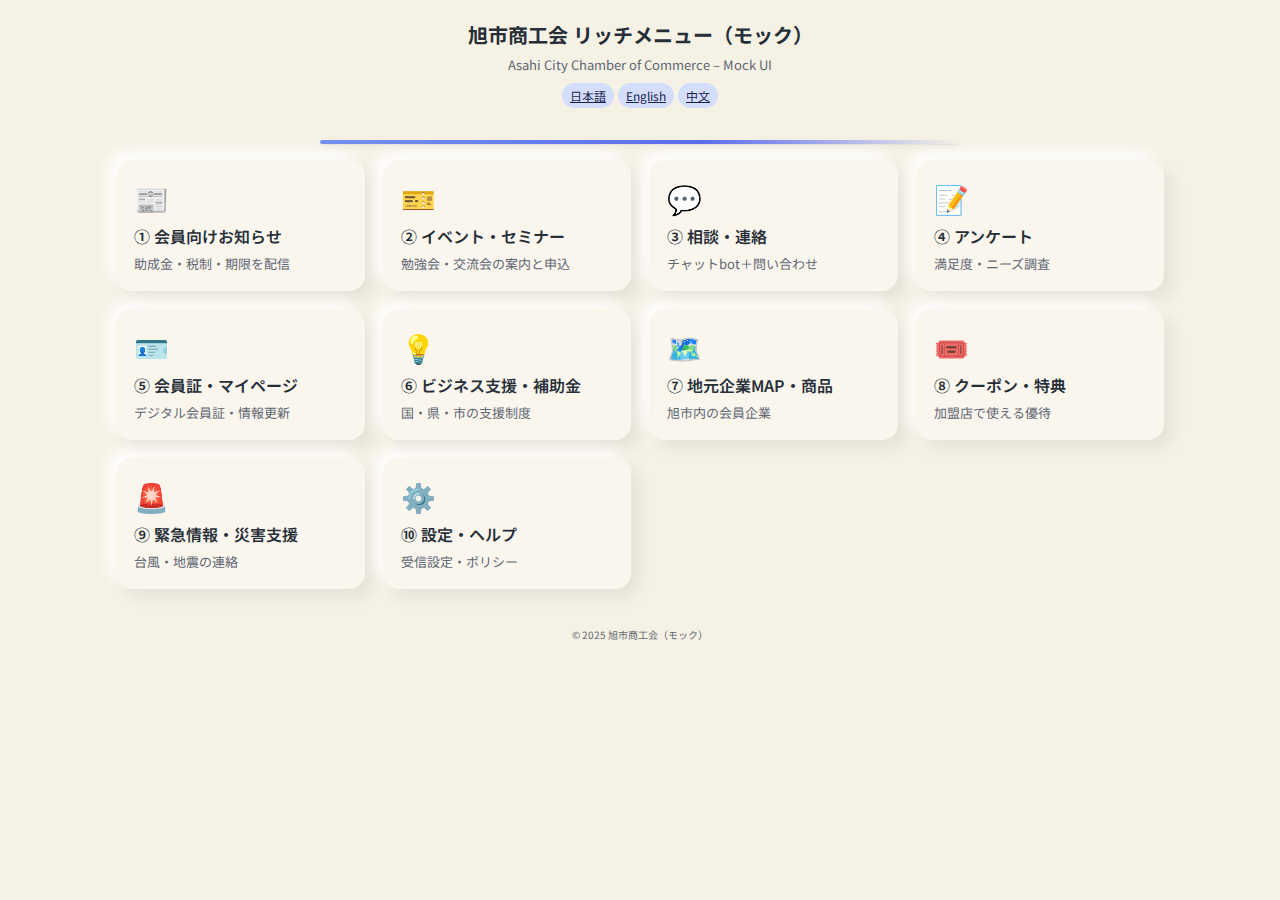
<file: index.html>
<!doctype html>
<html lang="ja">
  <head>
    <meta charset="utf-8" />
    <meta name="viewport" content="width=device-width, initial-scale=1" />
    <title data-i18n="site.title">旭市商工会 リッチメニュー（モック）</title>
    <meta name="description" content="旭市商工会 LINE公式アカウント向けリッチメニューのモックサイト" />
    <link rel="preconnect" href="https://fonts.googleapis.com">
    <link rel="preconnect" href="https://fonts.gstatic.com" crossorigin>
    <link href="https://fonts.googleapis.com/css2?family=Noto+Sans+JP:wght@400;600&display=swap" rel="stylesheet">
    <link rel="stylesheet" href="assets/css/style.css" />
  </head>
  <body>
    <header class="site-header">
      <h1 data-i18n="site.title">旭市商工会 リッチメニュー（モック）</h1>
      <p class="sub" data-i18n="site.subtitle">Asahi City Chamber of Commerce – Mock UI</p>
      <p class="muted" style="margin-top:8px;">
        <a href="#" class="tag" data-lang="ja">日本語</a>
        <a href="#" class="tag" data-lang="en">English</a>
        <a href="#" class="tag" data-lang="zh">中文</a>
      </p>
    </header>

    <main class="container">
      <section class="menu-grid" aria-label="Rich menu">
        <a class="menu-card" href="pages/news.html">
          <span class="emoji" aria-hidden>📰</span>
          <span class="title" data-i18n="menu.news.title">① 会員向けお知らせ</span>
          <span class="desc" data-i18n="menu.news.desc">助成金・税制・期限を配信</span>
        </a>
        <a class="menu-card" href="pages/events.html">
          <span class="emoji" aria-hidden>🎫</span>
          <span class="title" data-i18n="menu.events.title">② イベント・セミナー</span>
          <span class="desc" data-i18n="menu.events.desc">勉強会・交流会の案内と申込</span>
        </a>
        <a class="menu-card" href="pages/chat.html">
          <span class="emoji" aria-hidden>💬</span>
          <span class="title" data-i18n="menu.chat.title">③ 相談・連絡</span>
          <span class="desc" data-i18n="menu.chat.desc">チャットbot＋問い合わせ</span>
        </a>
        <a class="menu-card" href="pages/survey.html">
          <span class="emoji" aria-hidden>📝</span>
          <span class="title" data-i18n="menu.survey.title">④ アンケート</span>
          <span class="desc" data-i18n="menu.survey.desc">満足度・ニーズ調査</span>
        </a>
        <a class="menu-card" href="pages/mypage.html">
          <span class="emoji" aria-hidden>🪪</span>
          <span class="title" data-i18n="menu.mypage.title">⑤ 会員証・マイページ</span>
          <span class="desc" data-i18n="menu.mypage.desc">デジタル会員証・情報更新</span>
        </a>
        <a class="menu-card" href="pages/grants.html">
          <span class="emoji" aria-hidden>💡</span>
          <span class="title" data-i18n="menu.grants.title">⑥ ビジネス支援・補助金</span>
          <span class="desc" data-i18n="menu.grants.desc">国・県・市の支援制度</span>
        </a>
        <a class="menu-card" href="pages/map.html">
          <span class="emoji" aria-hidden>🗺️</span>
          <span class="title" data-i18n="menu.map.title">⑦ 地元企業MAP・商品</span>
          <span class="desc" data-i18n="menu.map.desc">旭市内の会員企業</span>
        </a>
        <a class="menu-card" href="pages/coupons.html">
          <span class="emoji" aria-hidden>🎟️</span>
          <span class="title" data-i18n="menu.coupons.title">⑧ クーポン・特典</span>
          <span class="desc" data-i18n="menu.coupons.desc">加盟店で使える優待</span>
        </a>
        <a class="menu-card" href="pages/emergency.html">
          <span class="emoji" aria-hidden>🚨</span>
          <span class="title" data-i18n="menu.emergency.title">⑨ 緊急情報・災害支援</span>
          <span class="desc" data-i18n="menu.emergency.desc">台風・地震の連絡</span>
        </a>
        <a class="menu-card" href="pages/settings.html">
          <span class="emoji" aria-hidden>⚙️</span>
          <span class="title" data-i18n="menu.settings.title">⑩ 設定・ヘルプ</span>
          <span class="desc" data-i18n="menu.settings.desc">受信設定・ポリシー</span>
        </a>
      </section>
    </main>

    <footer class="site-footer">
      <small>© 2025 旭市商工会（モック）</small>
    </footer>

    <script src="assets/js/i18n.js"></script>
    <script src="assets/js/main.js"></script>
  </body>
  </html>
</file>
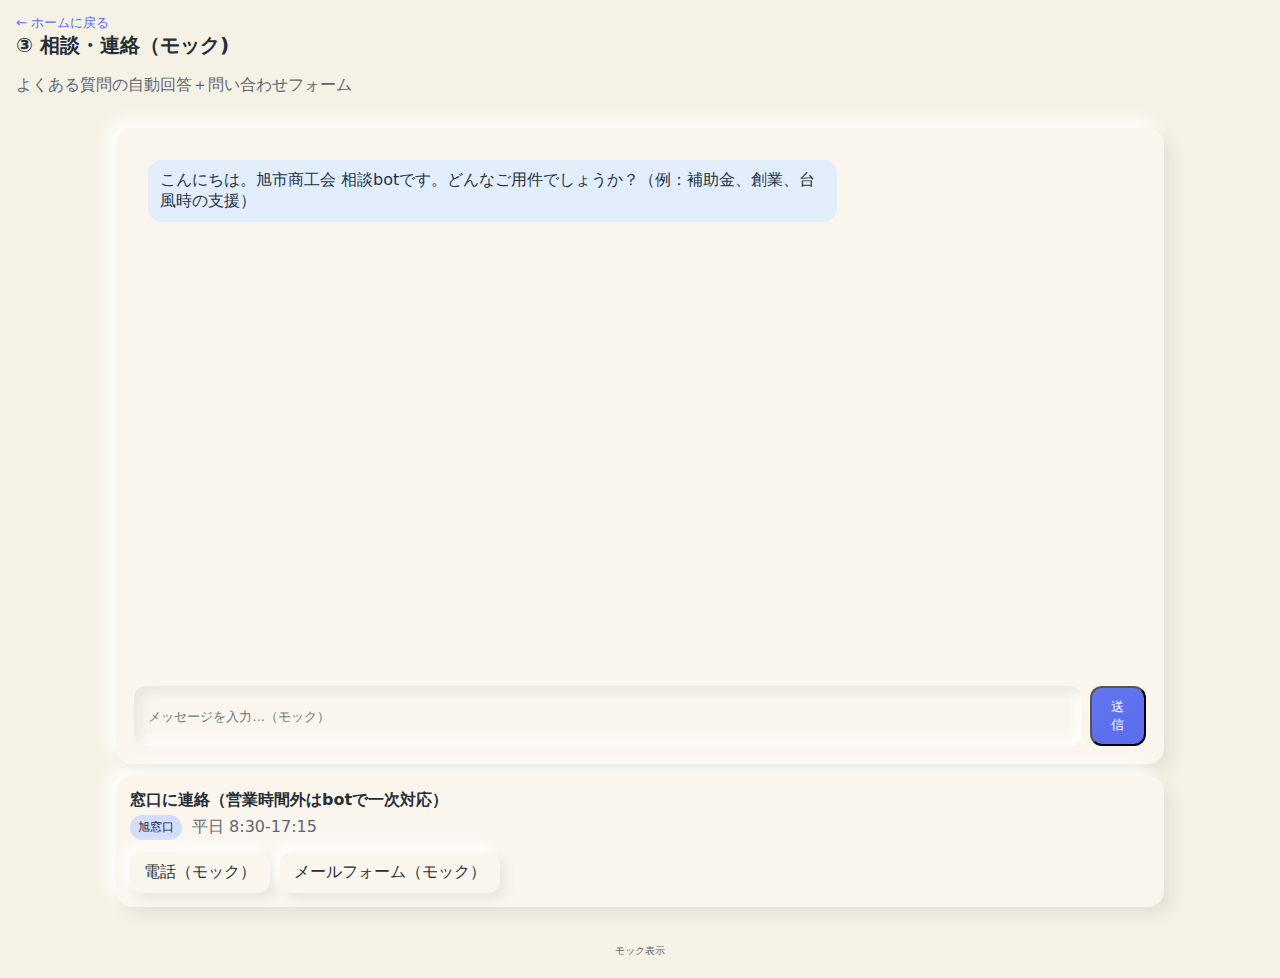
<file: pages/chat.html>
<!doctype html>
<html lang="ja">
  <head>
    <meta charset="utf-8" />
    <meta name="viewport" content="width=device-width, initial-scale=1" />
    <title data-i18n="pages.chat.h2">③ 相談・連絡（モック）</title>
    <link rel="stylesheet" href="../assets/css/style.css" />
    <style>
      .chatbox { display:grid; gap:10px; height:60vh; padding:14px; overflow:auto; }
      .bubble { max-width:70%; padding:10px 12px; border-radius:14px; }
      .bot { background:#e3eefc; color:#234; align-self:start; }
      .me { background:#dff6e5; color:#234; align-self:end; }
      .composer { display:flex; gap:8px; }
    </style>
  </head>
  <body>
    <div class="page-header">
      <a class="back" href="../index.html" data-i18n="common.back">← ホームに戻る</a>
      <h2 data-i18n="pages.chat.h2">③ 相談・連絡（モック）</h2>
      <p class="muted" data-i18n="pages.chat.sub">よくある質問の自動回答＋問い合わせフォーム</p>
    </div>

    <main class="container stack">
      <section class="neumorph pad">
        <div class="chatbox" id="chat">
          <div class="bubble bot">こんにちは。旭市商工会 相談botです。どんなご用件でしょうか？（例：補助金、創業、台風時の支援）</div>
        </div>
        <form class="composer" id="composer">
          <input id="msg" placeholder="メッセージを入力…（モック）" />
          <button class="btn primary" type="submit">送信</button>
        </form>
      </section>

      <section class="card">
        <h3>窓口に連絡（営業時間外はbotで一次対応）</h3>
        <div class="stack">
          <div class="row">
            <span class="tag">旭窓口</span><span class="muted">平日 8:30-17:15</span>
          </div>
          <div class="row">
            <a class="btn" href="#">電話（モック）</a>
            <a class="btn" href="#">メールフォーム（モック）</a>
          </div>
        </div>
      </section>
    </main>

    <script src="../assets/js/i18n.js"></script>
    <script>
      const chat = document.getElementById('chat');
      const form = document.getElementById('composer');
      const input = document.getElementById('msg');
      const replies = [
        ['補助金','旭市や千葉県、国の支援制度はこちら（モック）→ ビジネス支援・補助金 をご覧ください。'],
        ['創業','創業計画のテンプレートや専門家相談の予約が可能です（モック）。イベント・セミナーもご確認ください。'],
        ['台風','避難所情報・災害支援は 緊急情報・災害支援 をご覧ください。被災事業者向けの制度もまとめています。']
      ];
      form.addEventListener('submit', (e) => {
        e.preventDefault();
        const text = input.value.trim();
        if(!text) return;
        chat.insertAdjacentHTML('beforeend', `<div class=\"bubble me\">${text}</div>`);
        input.value='';
        setTimeout(()=>{
          const lower = text.toLowerCase();
          const hit = replies.find(([k])=> lower.includes(k.toLowerCase()));
          const msg = hit ? hit[1] : '担当におつなぎします（モック）。返信まで少々お待ちください。';
          chat.insertAdjacentHTML('beforeend', `<div class=\"bubble bot\">${msg}</div>`);
          chat.scrollTop = chat.scrollHeight;
        }, 400);
        chat.scrollTop = chat.scrollHeight;
      });
    </script>
    <footer class="site-footer"><small data-i18n="common.mock">モック表示</small></footer>
  </body>
  </html>
</file>
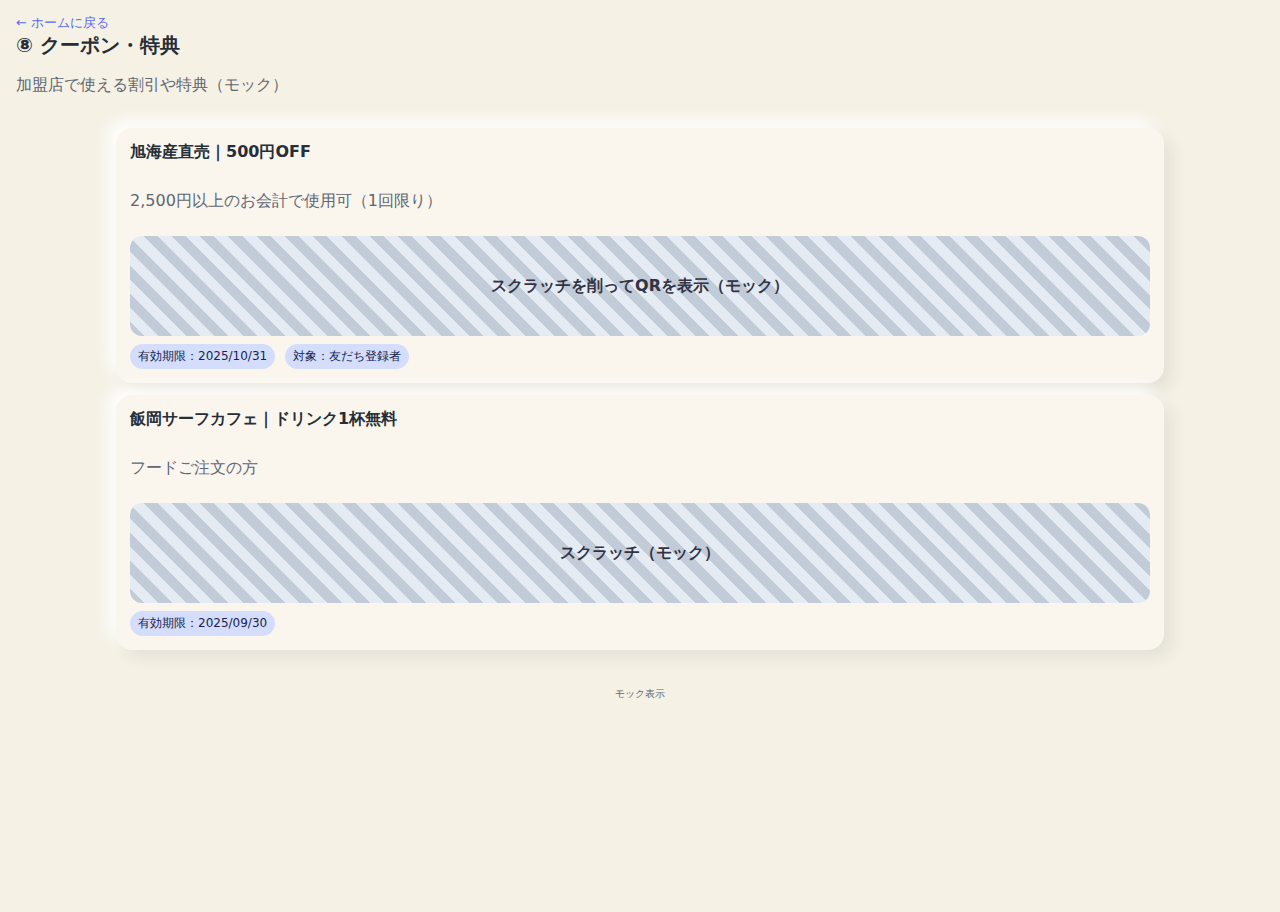
<file: pages/coupons.html>
<!doctype html>
<html lang="ja">
  <head>
    <meta charset="utf-8" />
    <meta name="viewport" content="width=device-width, initial-scale=1" />
    <title data-i18n="pages.coupons.h2">⑧ クーポン・特典</title>
    <link rel="stylesheet" href="../assets/css/style.css" />
    <style>
      .coupon { display:grid; gap:8px; }
      .scratch { height: 100px; border-radius:12px; background: repeating-linear-gradient(45deg,#c2ccd8 0 10px,#e5ebf3 10px 20px); display:flex; align-items:center; justify-content:center; color:#334; font-weight:600; }
    </style>
  </head>
  <body>
    <div class="page-header">
      <a class="back" href="../index.html" data-i18n="common.back">← ホームに戻る</a>
      <h2 data-i18n="pages.coupons.h2">⑧ クーポン・特典</h2>
      <p class="muted" data-i18n="pages.coupons.sub">加盟店で使える割引や特典（モック）</p>
    </div>

    <main class="container card-list">
      <article class="card coupon">
        <h3>旭海産直売｜500円OFF</h3>
        <p class="muted">2,500円以上のお会計で使用可（1回限り）</p>
        <div class="scratch">スクラッチを削ってQRを表示（モック）</div>
        <div class="row"><span class="tag">有効期限：2025/10/31</span><span class="tag">対象：友だち登録者</span></div>
      </article>

      <article class="card coupon">
        <h3>飯岡サーフカフェ｜ドリンク1杯無料</h3>
        <p class="muted">フードご注文の方</p>
        <div class="scratch">スクラッチ（モック）</div>
        <div class="row"><span class="tag">有効期限：2025/09/30</span></div>
      </article>
    </main>
    <footer class="site-footer"><small data-i18n="common.mock">モック表示</small></footer>
    <script src="../assets/js/i18n.js"></script>
    <script src="../assets/js/main.js"></script>
  </body>
  </html>
</file>
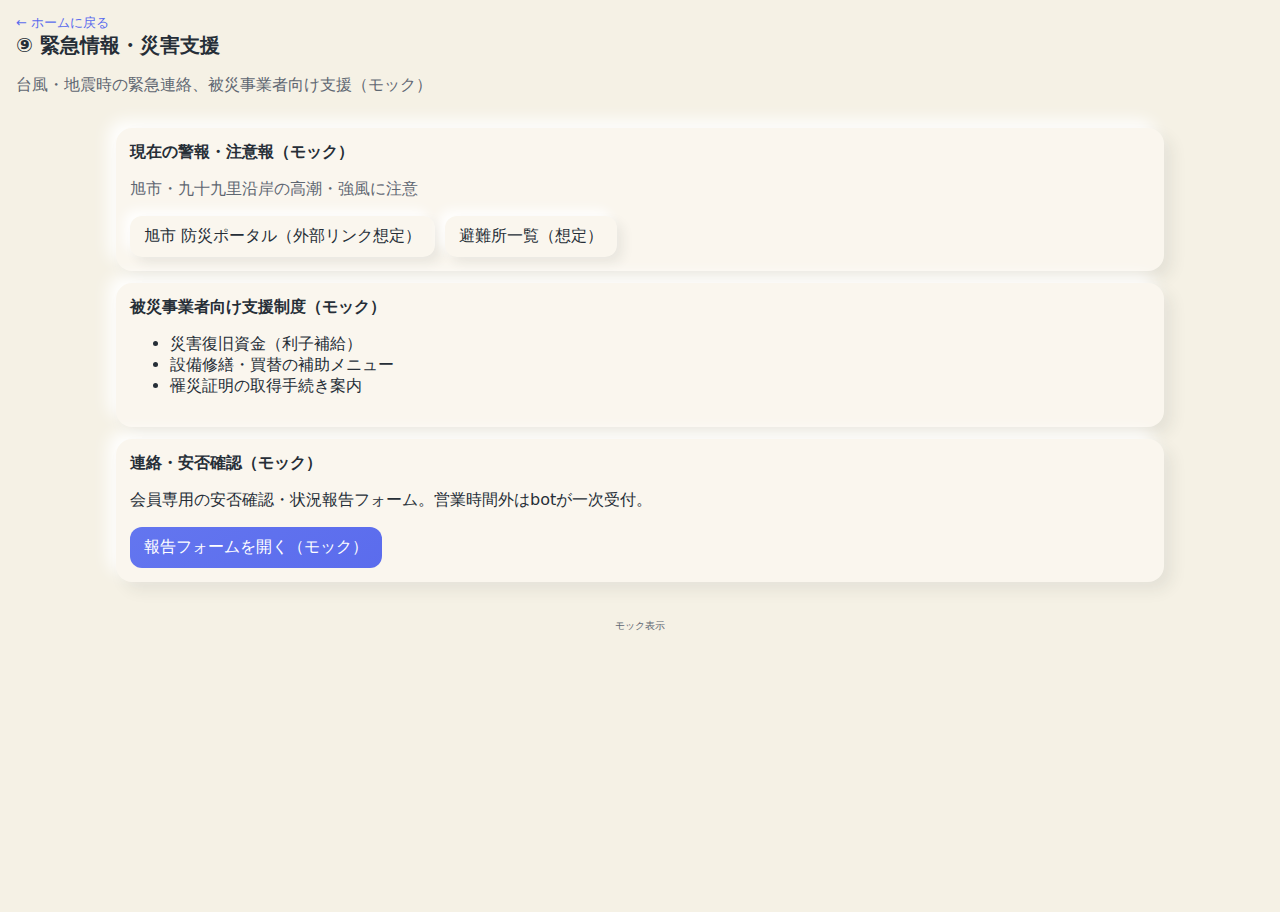
<file: pages/emergency.html>
<!doctype html>
<html lang="ja">
  <head>
    <meta charset="utf-8" />
    <meta name="viewport" content="width=device-width, initial-scale=1" />
    <title data-i18n="pages.emergency.h2">⑨ 緊急情報・災害支援</title>
    <link rel="stylesheet" href="../assets/css/style.css" />
  </head>
  <body>
    <div class="page-header">
      <a class="back" href="../index.html" data-i18n="common.back">← ホームに戻る</a>
      <h2 data-i18n="pages.emergency.h2">⑨ 緊急情報・災害支援</h2>
      <p class="muted" data-i18n="pages.emergency.sub">台風・地震時の緊急連絡、被災事業者向け支援（モック）</p>
    </div>

    <main class="container stack">
      <section class="card">
        <h3>現在の警報・注意報（モック）</h3>
        <p class="muted">旭市・九十九里沿岸の高潮・強風に注意</p>
        <div class="row">
          <a class="btn" href="#">旭市 防災ポータル（外部リンク想定）</a>
          <a class="btn" href="#">避難所一覧（想定）</a>
        </div>
      </section>

      <section class="card">
        <h3>被災事業者向け支援制度（モック）</h3>
        <ul>
          <li>災害復旧資金（利子補給）</li>
          <li>設備修繕・買替の補助メニュー</li>
          <li>罹災証明の取得手続き案内</li>
        </ul>
      </section>

      <section class="card">
        <h3>連絡・安否確認（モック）</h3>
        <p>会員専用の安否確認・状況報告フォーム。営業時間外はbotが一次受付。</p>
        <a class="btn primary" href="#">報告フォームを開く（モック）</a>
      </section>
    </main>

    <footer class="site-footer"><small data-i18n="common.mock">モック表示</small></footer>
    <script src="../assets/js/i18n.js"></script>
    <script src="../assets/js/main.js"></script>
  </body>
  </html>
</file>
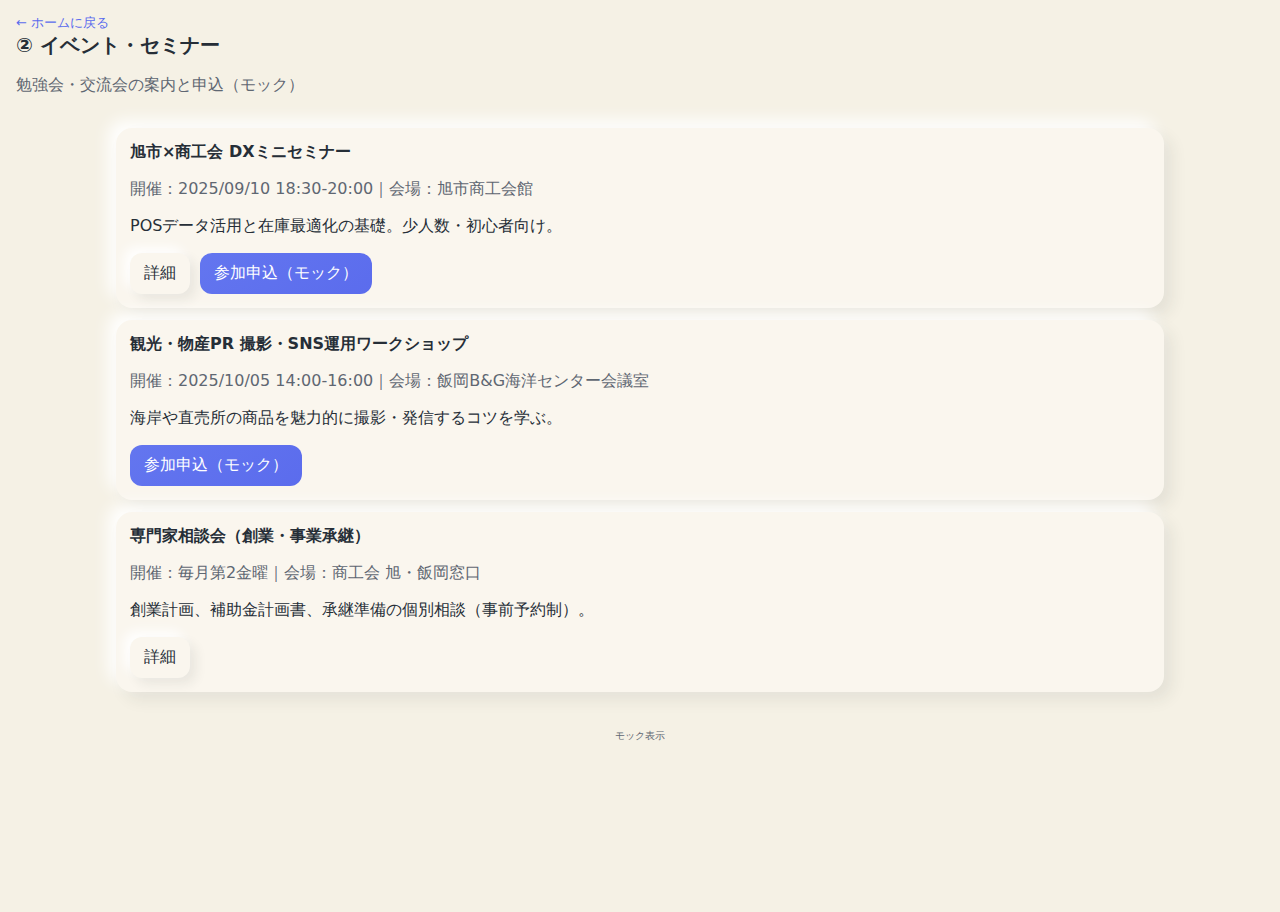
<file: pages/events.html>
<!doctype html>
<html lang="ja">
  <head>
    <meta charset="utf-8" />
    <meta name="viewport" content="width=device-width, initial-scale=1" />
    <title data-i18n="pages.events.h2">② イベント・セミナー</title>
    <link rel="stylesheet" href="../assets/css/style.css" />
  </head>
  <body>
    <div class="page-header">
      <a class="back" href="../index.html" data-i18n="common.back">← ホームに戻る</a>
      <h2 data-i18n="pages.events.h2">② イベント・セミナー</h2>
      <p class="muted" data-i18n="pages.events.sub">勉強会・交流会の案内と申込（モック）</p>
    </div>

    <main class="container stack">
      <section class="card-list" id="events-list"></section>
    </main>
    <footer class="site-footer"><small data-i18n="common.mock">モック表示</small></footer>
    <script src="../assets/js/i18n.js"></script>
    <script>
      async function loadEvents(){
        const res = await fetch('../assets/data/events.json', { cache: 'no-cache' });
        const events = await res.json();
        const list = document.getElementById('events-list');
        list.innerHTML = '';
        events.forEach(ev => {
          const el = document.createElement('article');
          el.className = 'card';
          el.innerHTML = `
            <h3>${ev.title}</h3>
            <p class="muted">開催：${ev.datetime}｜会場：${ev.venue}</p>
            <p>${ev.summary || ''}</p>
            <div class="row">
              ${ev.detail ? `<a class=\"btn\" href=\"${ev.detail}\" target=\"_blank\">詳細</a>` : ''}
              ${ev.apply ? `<a class=\"btn primary\" href=\"${ev.apply}\" target=\"_blank\">参加申込（モック）</a>` : ''}
            </div>`;
          list.appendChild(el);
        });
      }
      document.addEventListener('DOMContentLoaded', loadEvents);
    </script>
    <script src="../assets/js/main.js"></script>
  </body>
  </html>
</file>
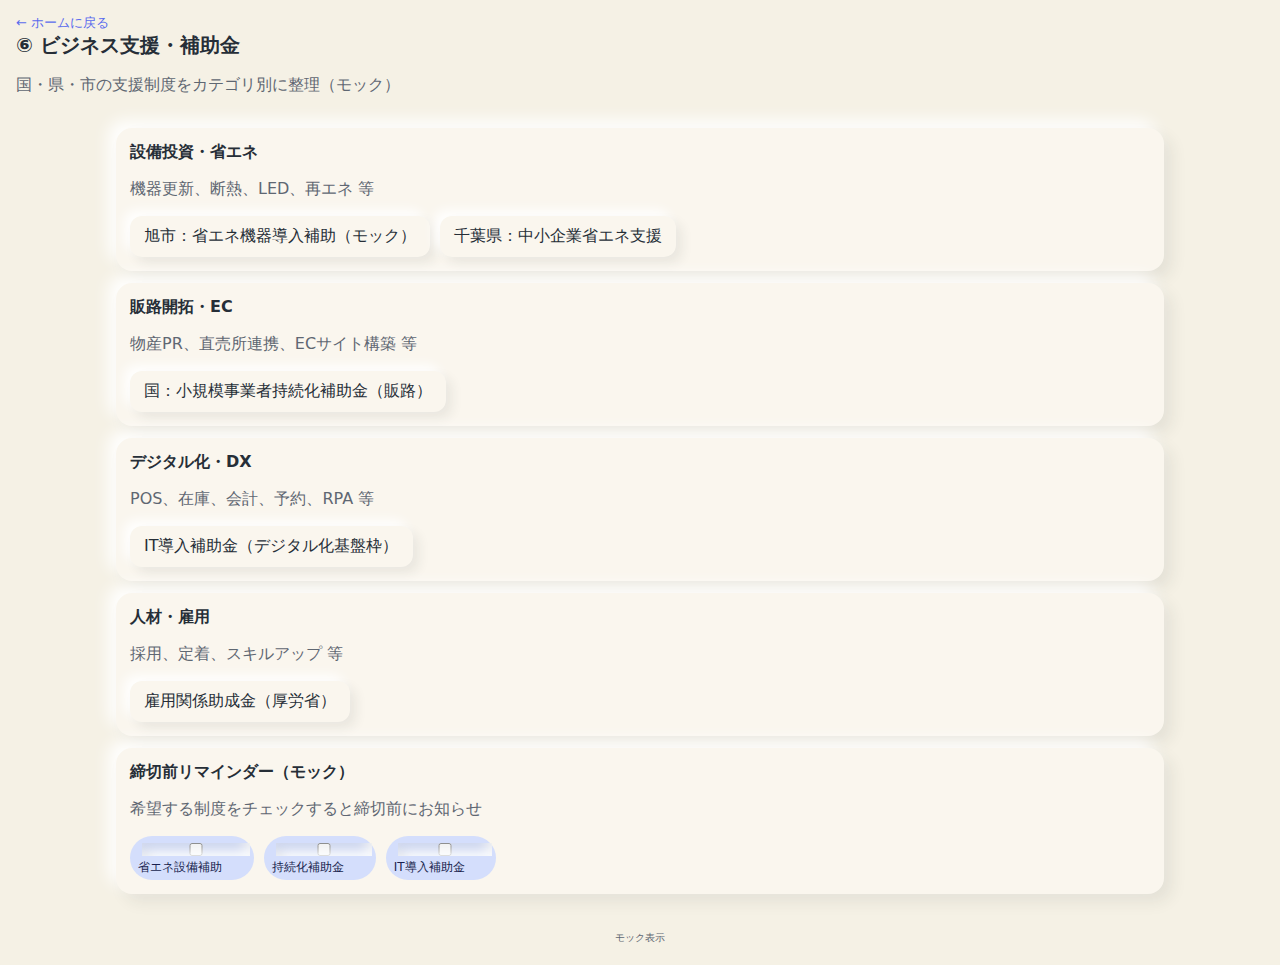
<file: pages/grants.html>
<!doctype html>
<html lang="ja">
  <head>
    <meta charset="utf-8" />
    <meta name="viewport" content="width=device-width, initial-scale=1" />
    <title data-i18n="pages.grants.h2">⑥ ビジネス支援・補助金</title>
    <link rel="stylesheet" href="../assets/css/style.css" />
  </head>
  <body>
    <div class="page-header">
      <a class="back" href="../index.html" data-i18n="common.back">← ホームに戻る</a>
      <h2 data-i18n="pages.grants.h2">⑥ ビジネス支援・補助金</h2>
      <p class="muted" data-i18n="pages.grants.sub">国・県・市の支援制度をカテゴリ別に整理（モック）</p>
    </div>

    <main class="container stack">
      <section class="card-list">
        <article class="card">
          <h3>設備投資・省エネ</h3>
          <p class="muted">機器更新、断熱、LED、再エネ 等</p>
          <div class="row">
            <a class="btn" href="#">旭市：省エネ機器導入補助（モック）</a>
            <a class="btn" href="#">千葉県：中小企業省エネ支援</a>
          </div>
        </article>
        <article class="card">
          <h3>販路開拓・EC</h3>
          <p class="muted">物産PR、直売所連携、ECサイト構築 等</p>
          <a class="btn" href="#">国：小規模事業者持続化補助金（販路）</a>
        </article>
        <article class="card">
          <h3>デジタル化・DX</h3>
          <p class="muted">POS、在庫、会計、予約、RPA 等</p>
          <a class="btn" href="#">IT導入補助金（デジタル化基盤枠）</a>
        </article>
        <article class="card">
          <h3>人材・雇用</h3>
          <p class="muted">採用、定着、スキルアップ 等</p>
          <a class="btn" href="#">雇用関係助成金（厚労省）</a>
        </article>
      </section>

      <section class="card">
        <h3>締切前リマインダー（モック）</h3>
        <p class="muted">希望する制度をチェックすると締切前にお知らせ</p>
        <div class="row">
          <label class="tag"><input type="checkbox"> 省エネ設備補助</label>
          <label class="tag"><input type="checkbox"> 持続化補助金</label>
          <label class="tag"><input type="checkbox"> IT導入補助金</label>
        </div>
      </section>
    </main>
    <footer class="site-footer"><small data-i18n="common.mock">モック表示</small></footer>
    <script src="../assets/js/i18n.js"></script>
    <script src="../assets/js/main.js"></script>
  </body>
  </html>
</file>
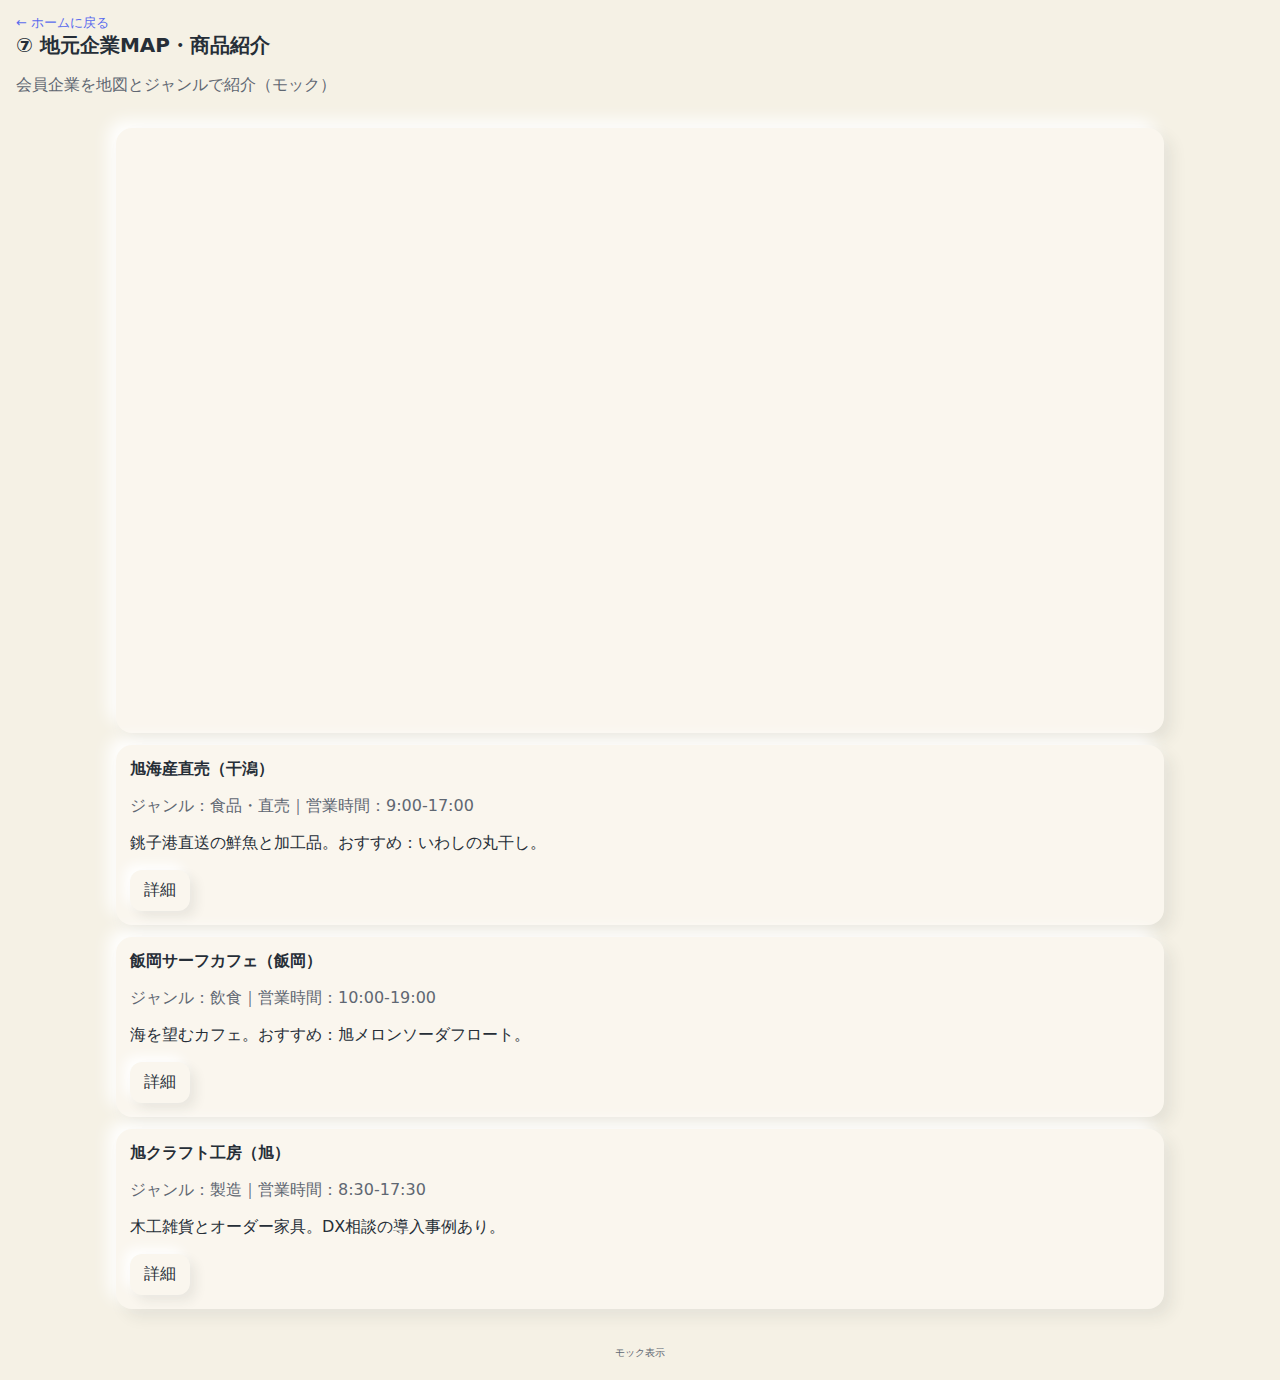
<file: pages/map.html>
<!doctype html>
<html lang="ja">
  <head>
    <meta charset="utf-8" />
    <meta name="viewport" content="width=device-width, initial-scale=1" />
    <title data-i18n="pages.map.h2">⑦ 地元企業MAP・商品紹介</title>
    <link rel="stylesheet" href="../assets/css/style.css" />
  </head>
  <body>
    <div class="page-header">
      <a class="back" href="../index.html" data-i18n="common.back">← ホームに戻る</a>
      <h2 data-i18n="pages.map.h2">⑦ 地元企業MAP・商品紹介</h2>
      <p class="muted" data-i18n="pages.map.sub">会員企業を地図とジャンルで紹介（モック）</p>
    </div>

    <main class="container stack">
      <section class="neumorph pad">
        <div class="embed">
          <!-- OSM embed around Asahi City (rough center) -->
          <iframe title="旭市マップ" src="https://www.openstreetmap.org/export/embed.html?bbox=140.56%2C35.64%2C140.73%2C35.78&layer=mapnik&marker=35.716%2C140.649"></iframe>
        </div>
      </section>

      <section class="card-list" id="companies-list"></section>
    </main>
    <footer class="site-footer"><small>モック表示</small></footer>
    <script src="../assets/js/i18n.js"></script>
    <script>
      async function loadCompanies(){
        const res = await fetch('../assets/data/companies.json', { cache: 'no-cache' });
        const companies = await res.json();
        const list = document.getElementById('companies-list');
        list.innerHTML = '';
        companies.forEach(c => {
          const el = document.createElement('article');
          el.className = 'card';
          el.innerHTML = `
            <h3>${c.name}</h3>
            <p class="muted">ジャンル：${c.genre}｜営業時間：${c.hours || '—'}</p>
            <p>${c.summary || ''}</p>
            ${c.url ? `<a class="btn" href="${c.url}" target="_blank" rel="noopener">詳細</a>` : ''}
          `;
          list.appendChild(el);
        });
      }
      document.addEventListener('DOMContentLoaded', loadCompanies);
    </script>
    <script src="../assets/js/main.js"></script>
  </body>
  </html>
</file>
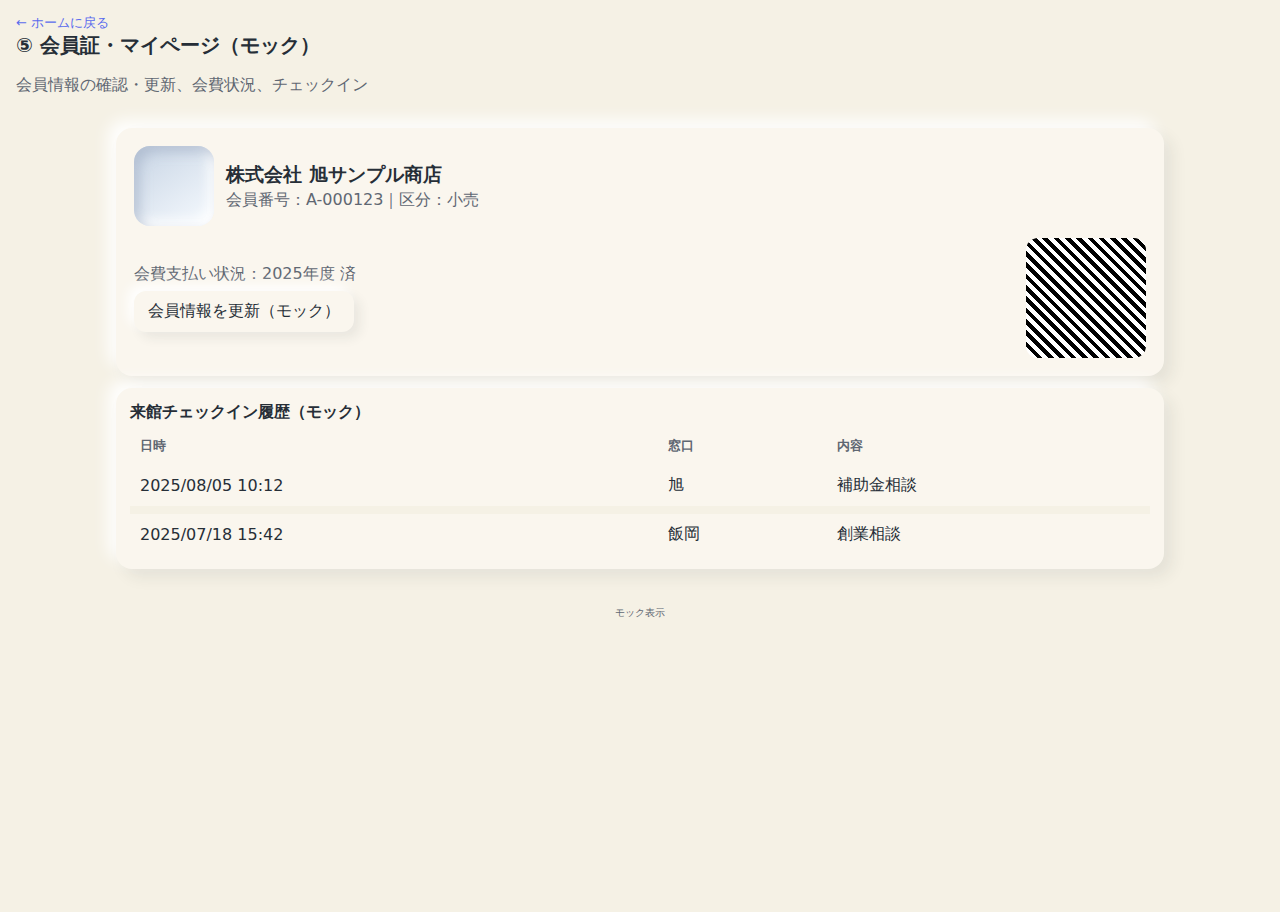
<file: pages/mypage.html>
<!doctype html>
<html lang="ja">
  <head>
    <meta charset="utf-8" />
    <meta name="viewport" content="width=device-width, initial-scale=1" />
    <title data-i18n="pages.mypage.h2">⑤ 会員証・マイページ（モック）</title>
    <link rel="stylesheet" href="../assets/css/style.css" />
    <style>
      .idcard { display:grid; grid-template-columns: 80px 1fr; gap:12px; align-items:center; }
      .avatar { width:80px; height:80px; border-radius:16px; background: linear-gradient(145deg,#c7d4e4,#f7fbff); box-shadow: inset 6px 6px 12px rgba(163,177,198,.6), inset -6px -6px 12px rgba(255,255,255,.8); }
      .qr { width:120px; height:120px; background: repeating-linear-gradient(45deg,#000 0 4px,#fff 4px 8px); border-radius:12px; }
    </style>
  </head>
  <body>
    <div class="page-header">
      <a class="back" href="../index.html" data-i18n="common.back">← ホームに戻る</a>
      <h2 data-i18n="pages.mypage.h2">⑤ 会員証・マイページ（モック）</h2>
      <p class="muted" data-i18n="pages.mypage.sub">会員情報の確認・更新、会費状況、チェックイン</p>
    </div>

    <main class="container stack">
      <section class="neumorph pad stack">
        <div class="idcard">
          <div class="avatar"></div>
          <div>
            <h3 style="margin:0 0 2px;">株式会社 旭サンプル商店</h3>
            <p class="muted" style="margin:0;">会員番号：A-000123｜区分：小売</p>
          </div>
        </div>
        <div class="row" style="justify-content:space-between; align-items:center;">
          <div>
            <p class="muted" style="margin:0 0 6px;">会費支払い状況：2025年度 済</p>
            <a class="btn" href="#">会員情報を更新（モック）</a>
          </div>
          <div class="qr" title="チェックイン用QR（モック）"></div>
        </div>
      </section>

      <section class="card">
        <h3>来館チェックイン履歴（モック）</h3>
        <table>
          <thead><tr><th>日時</th><th>窓口</th><th>内容</th></tr></thead>
          <tbody>
            <tr><td>2025/08/05 10:12</td><td>旭</td><td>補助金相談</td></tr>
            <tr><td>2025/07/18 15:42</td><td>飯岡</td><td>創業相談</td></tr>
          </tbody>
        </table>
      </section>
    </main>
    <footer class="site-footer"><small data-i18n="common.mock">モック表示</small></footer>
    <script src="../assets/js/i18n.js"></script>
    <script src="../assets/js/main.js"></script>
  </body>
  </html>
</file>
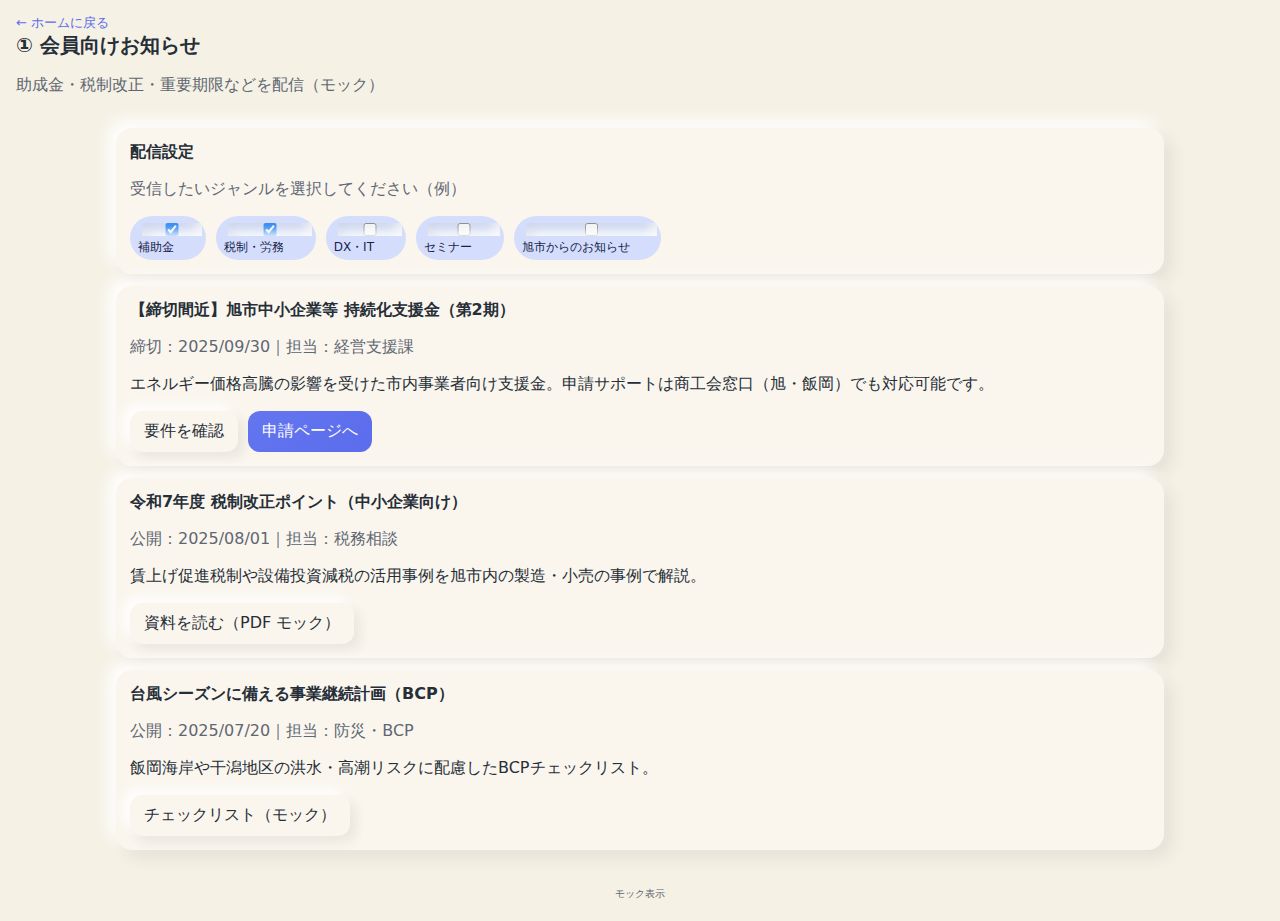
<file: pages/news.html>
<!doctype html>
<html lang="ja">
  <head>
    <meta charset="utf-8" />
    <meta name="viewport" content="width=device-width, initial-scale=1" />
    <title data-i18n="pages.news.h2">① 会員向けお知らせ</title>
    <link rel="stylesheet" href="../assets/css/style.css" />
  </head>
  <body>
    <div class="page-header">
      <a class="back" href="../index.html" data-i18n="common.back">← ホームに戻る</a>
      <h2 data-i18n="pages.news.h2">① 会員向けお知らせ</h2>
      <p class="muted" data-i18n="pages.news.sub">助成金・税制改正・重要期限などを配信（モック）</p>
    </div>

    <main class="container stack">
      <section class="card">
        <h3>配信設定</h3>
        <p class="muted">受信したいジャンルを選択してください（例）</p>
        <div class="row">
          <label class="tag"><input type="checkbox" checked> 補助金</label>
          <label class="tag"><input type="checkbox" checked> 税制・労務</label>
          <label class="tag"><input type="checkbox"> DX・IT</label>
          <label class="tag"><input type="checkbox"> セミナー</label>
          <label class="tag"><input type="checkbox"> 旭市からのお知らせ</label>
        </div>
      </section>

      <section class="card-list">
        <article class="card">
          <h3>【締切間近】旭市中小企業等 持続化支援金（第2期）</h3>
          <p class="muted">締切：2025/09/30｜担当：経営支援課</p>
          <p>エネルギー価格高騰の影響を受けた市内事業者向け支援金。申請サポートは商工会窓口（旭・飯岡）でも対応可能です。</p>
          <div class="row">
            <a class="btn" href="#">要件を確認</a>
            <a class="btn primary" href="#">申請ページへ</a>
          </div>
        </article>
        <article class="card">
          <h3>令和7年度 税制改正ポイント（中小企業向け）</h3>
          <p class="muted">公開：2025/08/01｜担当：税務相談</p>
          <p>賃上げ促進税制や設備投資減税の活用事例を旭市内の製造・小売の事例で解説。</p>
          <a class="btn" href="#">資料を読む（PDF モック）</a>
        </article>
        <article class="card">
          <h3>台風シーズンに備える事業継続計画（BCP）</h3>
          <p class="muted">公開：2025/07/20｜担当：防災・BCP</p>
          <p>飯岡海岸や干潟地区の洪水・高潮リスクに配慮したBCPチェックリスト。</p>
          <a class="btn" href="#">チェックリスト（モック）</a>
        </article>
      </section>
    </main>
    <footer class="site-footer"><small data-i18n="common.mock">モック表示</small></footer>
    <script src="../assets/js/i18n.js"></script>
    <script src="../assets/js/main.js"></script>
  </body>
  </html>
</file>
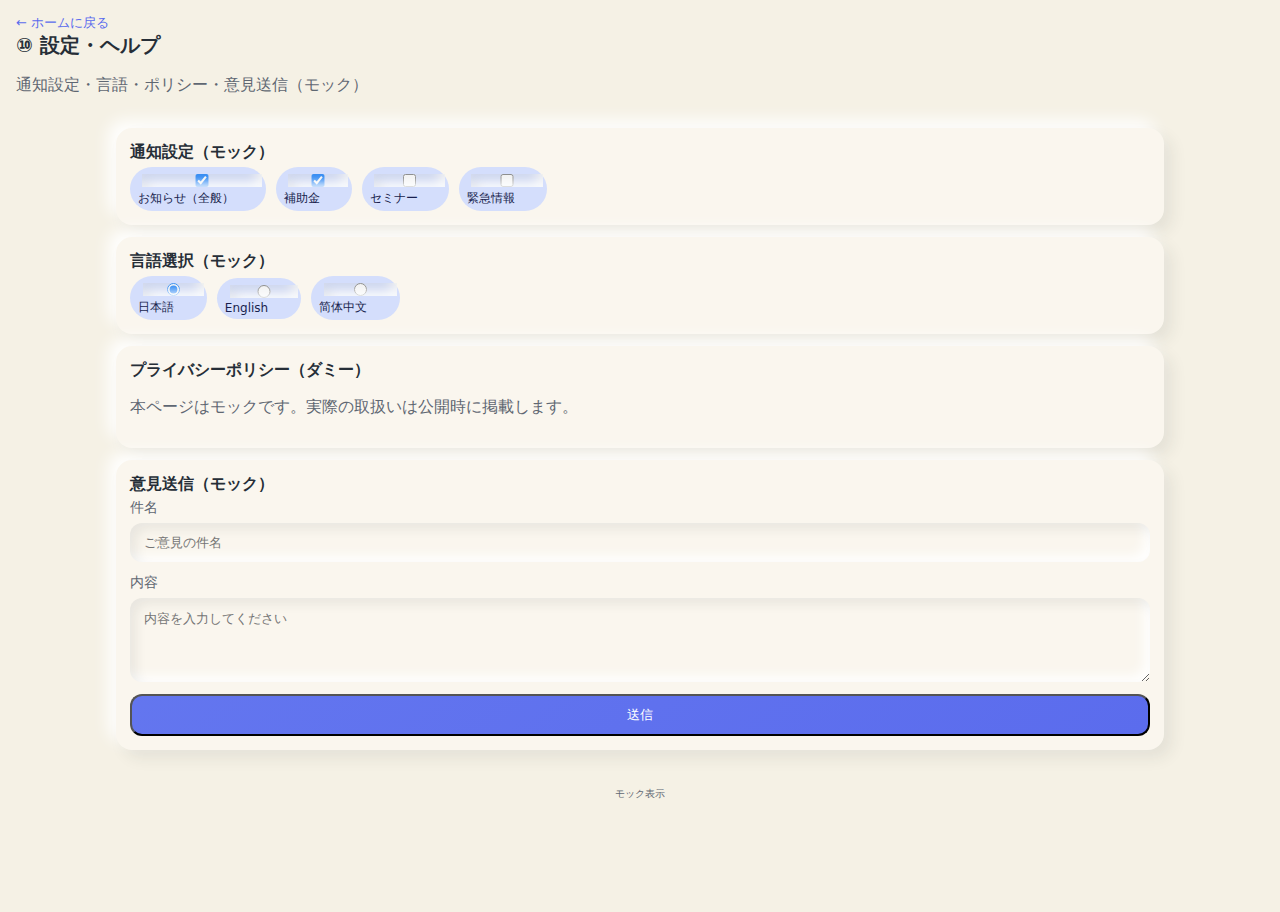
<file: pages/settings.html>
<!doctype html>
<html lang="ja">
  <head>
    <meta charset="utf-8" />
    <meta name="viewport" content="width=device-width, initial-scale=1" />
    <title data-i18n="pages.settings.h2">⑩ 設定・ヘルプ</title>
    <link rel="stylesheet" href="../assets/css/style.css" />
  </head>
  <body>
    <div class="page-header">
      <a class="back" href="../index.html" data-i18n="common.back">← ホームに戻る</a>
      <h2 data-i18n="pages.settings.h2">⑩ 設定・ヘルプ</h2>
      <p class="muted" data-i18n="pages.settings.sub">通知設定・言語・ポリシー・意見送信（モック）</p>
    </div>

    <main class="container stack">
      <section class="card">
        <h3>通知設定（モック）</h3>
        <div class="row">
          <label class="tag"><input type="checkbox" checked> お知らせ（全般）</label>
          <label class="tag"><input type="checkbox" checked> 補助金</label>
          <label class="tag"><input type="checkbox"> セミナー</label>
          <label class="tag"><input type="checkbox"> 緊急情報</label>
        </div>
      </section>

      <section class="card">
        <h3>言語選択（モック）</h3>
        <div class="row">
          <label class="tag"><input type="radio" name="lang" data-lang="ja"> 日本語</label>
          <label class="tag"><input type="radio" name="lang" data-lang="en"> English</label>
          <label class="tag"><input type="radio" name="lang" data-lang="zh"> 简体中文</label>
        </div>
        <script>
          document.addEventListener('DOMContentLoaded', ()=>{
            const lang = localStorage.getItem('lang') || 'ja';
            const el = document.querySelector(`[data-lang="${lang}"]`);
            if (el) el.checked = true;
          });
        </script>
      </section>

      <section class="card">
        <h3>プライバシーポリシー（ダミー）</h3>
        <p class="muted">本ページはモックです。実際の取扱いは公開時に掲載します。</p>
      </section>

      <section class="card">
        <h3>意見送信（モック）</h3>
        <form class="stack" onsubmit="event.preventDefault(); alert('ご意見ありがとうございました（モック）');">
          <div class="field"><label>件名</label><input required placeholder="ご意見の件名"/></div>
          <div class="field"><label>内容</label><textarea rows="4" required placeholder="内容を入力してください"></textarea></div>
          <button class="btn primary" type="submit">送信</button>
        </form>
      </section>
    </main>

    <footer class="site-footer"><small data-i18n="common.mock">モック表示</small></footer>
    <script src="../assets/js/i18n.js"></script>
    <script src="../assets/js/main.js"></script>
  </body>
  </html>
</file>
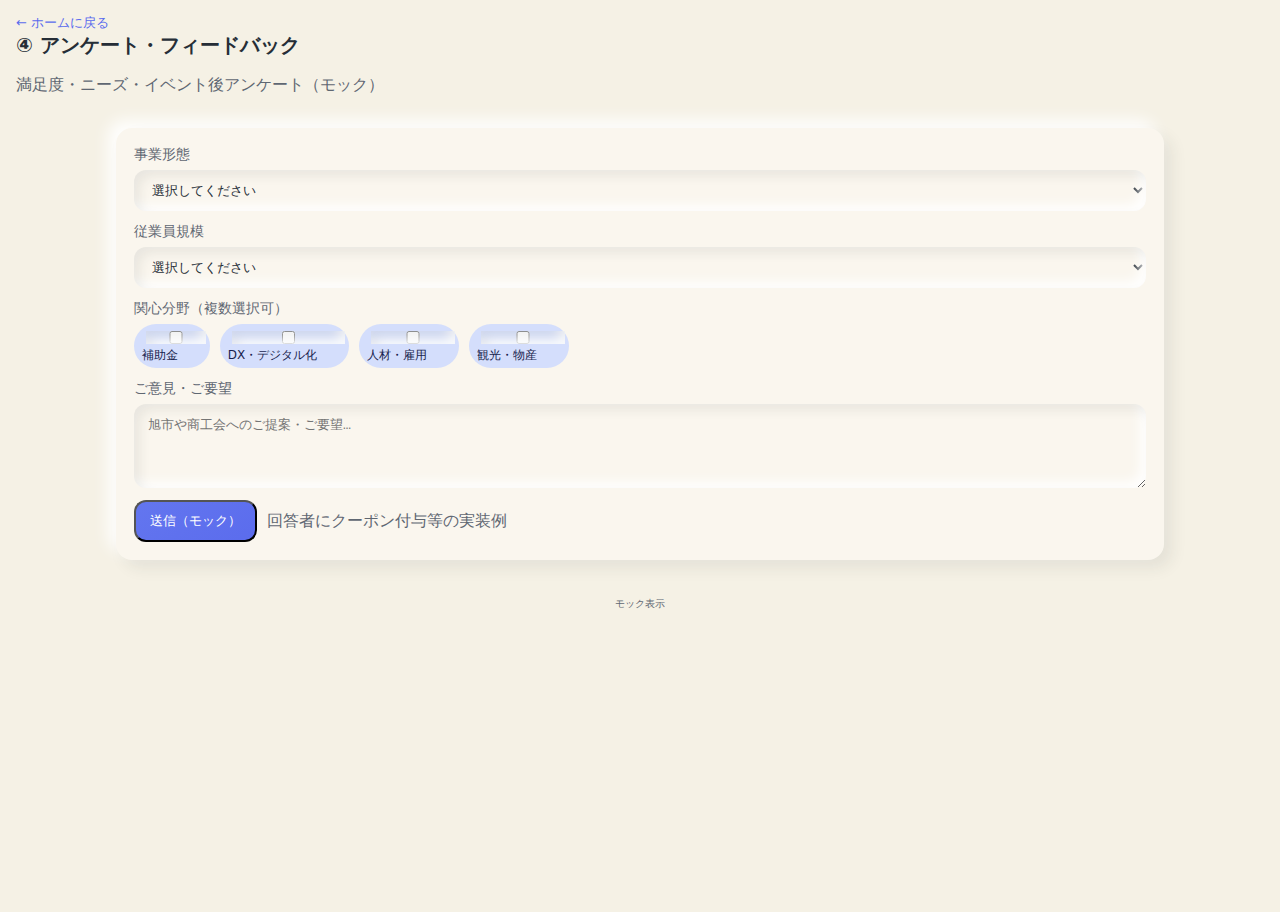
<file: pages/survey.html>
<!doctype html>
<html lang="ja">
  <head>
    <meta charset="utf-8" />
    <meta name="viewport" content="width=device-width, initial-scale=1" />
    <title data-i18n="pages.survey.h2">④ アンケート・フィードバック</title>
    <link rel="stylesheet" href="../assets/css/style.css" />
  </head>
  <body>
    <div class="page-header">
      <a class="back" href="../index.html" data-i18n="common.back">← ホームに戻る</a>
      <h2 data-i18n="pages.survey.h2">④ アンケート・フィードバック</h2>
      <p class="muted" data-i18n="pages.survey.sub">満足度・ニーズ・イベント後アンケート（モック）</p>
    </div>

    <main class="container stack">
      <form class="neumorph pad stack" onsubmit="event.preventDefault(); alert('送信（モック）ありがとうございました');">
        <div class="field">
          <label>事業形態</label>
          <select required>
            <option value="">選択してください</option>
            <option>小売</option>
            <option>飲食</option>
            <option>製造</option>
            <option>サービス</option>
            <option>その他</option>
          </select>
        </div>
        <div class="field">
          <label>従業員規模</label>
          <select required>
            <option value="">選択してください</option>
            <option>1-5名</option>
            <option>6-20名</option>
            <option>21-50名</option>
            <option>51名以上</option>
          </select>
        </div>
        <div class="field">
          <label>関心分野（複数選択可）</label>
          <div class="row">
            <label class="tag"><input type="checkbox"> 補助金</label>
            <label class="tag"><input type="checkbox"> DX・デジタル化</label>
            <label class="tag"><input type="checkbox"> 人材・雇用</label>
            <label class="tag"><input type="checkbox"> 観光・物産</label>
          </div>
        </div>
        <div class="field">
          <label>ご意見・ご要望</label>
          <textarea rows="4" placeholder="旭市や商工会へのご提案・ご要望…"></textarea>
        </div>
        <div class="row">
          <button class="btn primary" type="submit">送信（モック）</button>
          <span class="muted">回答者にクーポン付与等の実装例</span>
        </div>
      </form>
    </main>
    <footer class="site-footer"><small data-i18n="common.mock">モック表示</small></footer>
    <script src="../assets/js/i18n.js"></script>
    <script src="../assets/js/main.js"></script>
  </body>
  </html>
</file>
<file: assets/css/style.css>
/* Base */
:root {
  /* Blue palette (image): #7790ed, #262e37, #f5f1e5, #5b6ced */
  --bg: #f5f1e5;        /* warm off-white */
  --card: #faf6ee;      /* slightly brighter for soft depth */
  --text: #262e37;      /* deep navy */
  --muted: #5f6772;     /* desaturated navy for secondary text */
  /* Accents */
  --accent-sky: #7790ed; /* light blue */
  --accent-blue: #5b6ced; /* vivid blue */
  --accent-green: #c9c7bf; /* neutral accent substitute for third tone */
  --accent: var(--accent-blue);
  --brand-grad: linear-gradient(90deg, var(--accent-sky), var(--accent-blue) 60%, var(--bg));
  --radius: 16px;
  --shadow-light: rgba(255, 255, 255, 0.95);
  --shadow-dark: rgba(38, 46, 55, 0.08);
}

* { box-sizing: border-box; }
html, body { height: 100%; }
body {
  margin: 0;
  font-family: 'Noto Sans JP', system-ui, -apple-system, Segoe UI, Roboto, sans-serif;
  color: var(--text);
  background: var(--bg);
  -webkit-font-smoothing: antialiased;
  -moz-osx-font-smoothing: grayscale;
}

.site-header, .site-footer {
  text-align: center;
  padding: 20px 16px;
}
.site-header { position: relative; }
.site-header::after {
  content: "";
  position: absolute;
  left: 50%; transform: translateX(-50%);
  bottom: 0; height: 4px; width: min(640px, 90%);
  background: var(--brand-grad);
  border-radius: 999px;
  box-shadow: 0 1px 0 rgba(0,0,0,0.04), 0 2px 6px rgba(0,0,0,0.06);
}
.site-header h1 {
  margin: 0 0 6px;
  font-size: 20px;
}
.site-header .sub { color: var(--muted); margin: 0; font-size: 13px; }
.site-footer { color: var(--muted); font-size: 12px; }

.container { max-width: 1080px; margin: 0 auto; padding: 16px; }

/* Neumorphism card */
.menu-grid {
  display: grid;
  grid-template-columns: repeat(auto-fit, minmax(220px, 1fr));
  gap: 18px;
}

.menu-card {
  display: grid;
  grid-template-rows: auto auto 1fr;
  align-items: center;
  gap: 6px;
  padding: 18px;
  text-decoration: none;
  color: var(--text);
  background: var(--card);
  border-radius: var(--radius);
  box-shadow:
    8px 8px 16px var(--shadow-dark),
    -8px -8px 16px var(--shadow-light);
  transition: transform 0.15s ease, box-shadow 0.15s ease;
}
.menu-card:focus, .menu-card:hover {
  transform: translateY(-2px);
  box-shadow:
    10px 10px 20px var(--shadow-dark),
    -10px -10px 20px var(--shadow-light);
}
.menu-card:active {
  transform: translateY(0);
  box-shadow:
    inset 6px 6px 14px var(--shadow-dark),
    inset -6px -6px 14px var(--shadow-light);
}
.menu-card .emoji { font-size: 28px; }
.menu-card .title { font-weight: 600; }
.menu-card .desc { color: var(--muted); font-size: 13px; }

/* Utility */
.neumorph {
  background: var(--card);
  border-radius: var(--radius);
  box-shadow: 8px 8px 16px var(--shadow-dark), -8px -8px 16px var(--shadow-light);
}
.pad { padding: 18px; }
.stack { display: grid; gap: 12px; }
.row { display: flex; gap: 10px; align-items: center; flex-wrap: wrap; }
.muted { color: var(--muted); }
.btn {
  display: inline-flex; align-items: center; justify-content: center;
  padding: 10px 14px; border-radius: 12px; text-decoration: none;
  background: var(--card); color: var(--text);
  box-shadow: 6px 6px 12px var(--shadow-dark), -6px -6px 12px var(--shadow-light);
}
.btn:hover { filter: brightness(0.98); }
.btn.primary { color: #fff; background: linear-gradient(145deg, color-mix(in oklab, var(--accent-blue), #fff 6%), var(--accent-blue)); box-shadow: none; }
/* Color variants based on brand accents */
.btn.primary-blue { color: #fff; background: linear-gradient(145deg, color-mix(in oklab, var(--accent-sky), #fff 10%), var(--accent-sky)); }
.btn.primary-green { color: #262e37; background: linear-gradient(145deg, color-mix(in oklab, var(--bg), var(--accent-green) 30%), var(--accent-green)); }
.field {
  display: grid; gap: 6px;
}
input, select, textarea {
  width: 100%; padding: 12px 14px; border: none; outline: none; border-radius: 12px;
  background: var(--card);
  box-shadow: inset 6px 6px 12px var(--shadow-dark), inset -6px -6px 12px var(--shadow-light);
  color: var(--text);
}
label { font-size: 14px; color: var(--muted); }

/* Page header */
.page-header { margin: 12px 16px; }
.page-header h2 { margin: 0 0 6px; font-size: 20px; }
.back { text-decoration: none; color: var(--accent); font-size: 13px; }

/* Tables */
table { width: 100%; border-collapse: collapse; }
th, td { padding: 10px; text-align: left; }
thead th { color: var(--muted); font-weight: 600; font-size: 13px; }
tbody tr { background: var(--card); }
tbody tr + tr { border-top: 8px solid var(--bg); }

/* Cards */
.card-list { display: grid; gap: 12px; }
.card { background: var(--card); border-radius: var(--radius); padding: 14px; box-shadow: 8px 8px 16px var(--shadow-dark), -8px -8px 16px var(--shadow-light); }
.card h3 { margin: 0 0 4px; font-size: 16px; }
.tag { display: inline-block; padding: 4px 8px; border-radius: 999px; background: color-mix(in oklab, var(--accent-sky), #fff 70%); color: color-mix(in oklab, var(--accent-blue), #000 55%); font-size: 12px; }

/* Links use blue accent by default */
a { color: var(--accent); }

/* Responsive embeds */
.embed { position: relative; width: 100%; padding-top: 56.25%; border-radius: 16px; overflow: hidden; }
.embed iframe { position: absolute; inset: 0; width: 100%; height: 100%; border: 0; }
</file>
